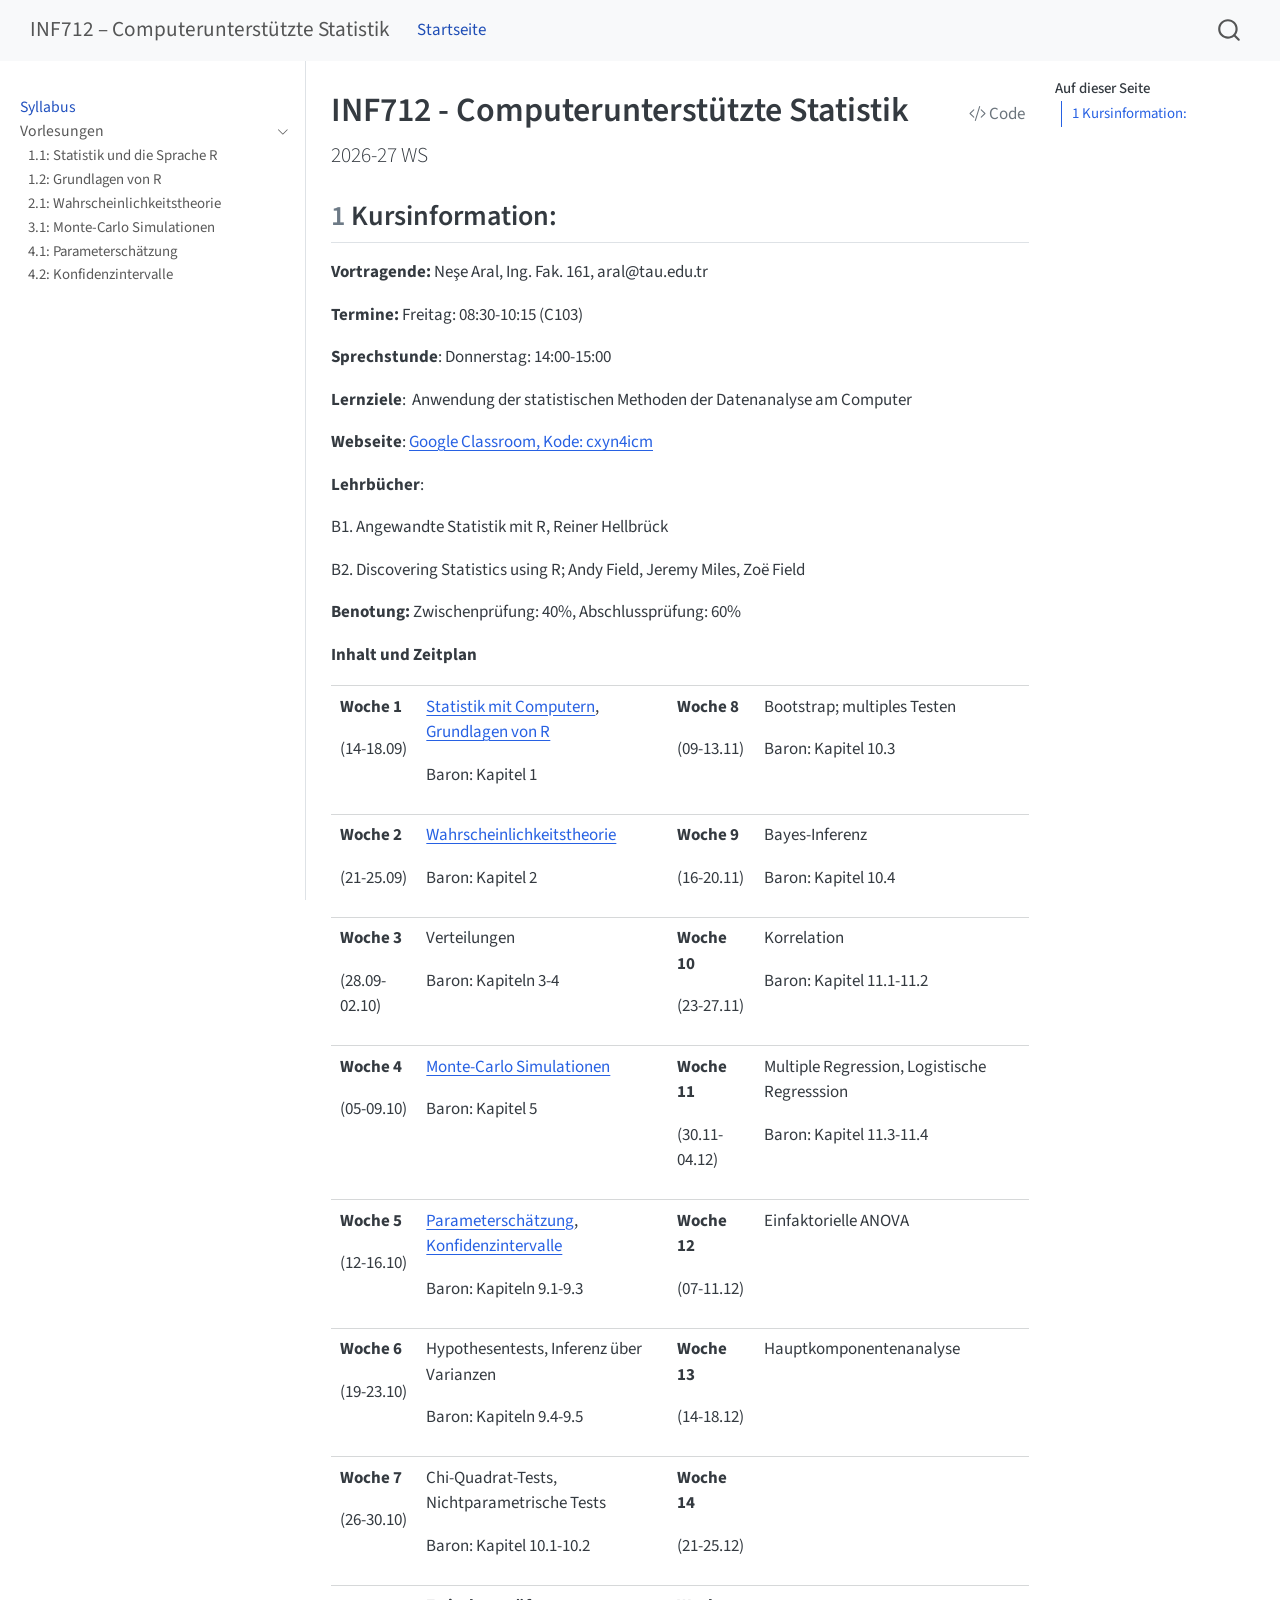
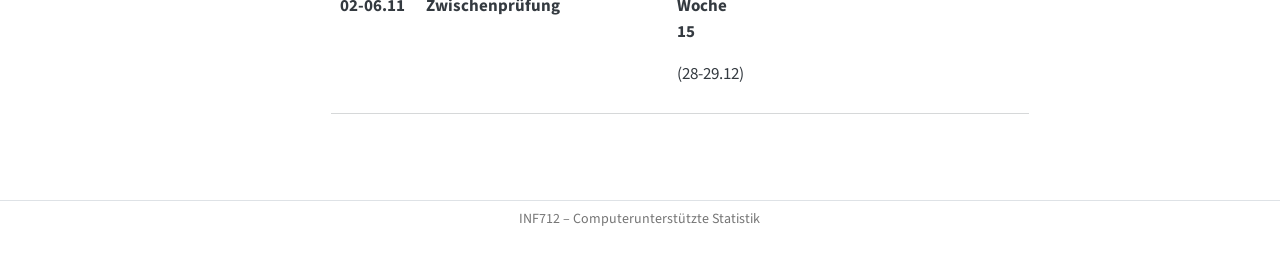
<file: docs/index.html>
<!DOCTYPE html>
<html xmlns="http://www.w3.org/1999/xhtml" lang="de" xml:lang="de"><head>

<meta charset="utf-8">
<meta name="generator" content="quarto-1.9.38">

<meta name="viewport" content="width=device-width, initial-scale=1.0, user-scalable=yes">


<title>INF712 - Computerunterstützte Statistik – INF712 – Computerunterstützte Statistik</title>
<style>
/* Default styles provided by pandoc.
** See https://pandoc.org/MANUAL.html#variables-for-html for config info.
*/
code{white-space: pre-wrap;}
span.smallcaps{font-variant: small-caps;}
div.columns{display: flex; gap: min(4vw, 1.5em);}
div.column{flex: auto; overflow-x: auto;}
div.hanging-indent{margin-left: 1.5em; text-indent: -1.5em;}
ul.task-list{list-style: none;}
ul.task-list li input[type="checkbox"] {
  width: 0.8em;
  margin: 0 0.8em 0.2em -1em; /* quarto-specific, see https://github.com/quarto-dev/quarto-cli/issues/4556 */ 
  vertical-align: middle;
}
/* CSS for syntax highlighting */
html { -webkit-text-size-adjust: 100%; }
pre > code.sourceCode { white-space: pre; position: relative; }
pre > code.sourceCode > span { display: inline-block; line-height: 1.25; }
pre > code.sourceCode > span:empty { height: 1.2em; }
.sourceCode { overflow: visible; }
code.sourceCode > span { color: inherit; text-decoration: inherit; }
div.sourceCode { margin: 1em 0; }
pre.sourceCode { margin: 0; }
@media screen {
div.sourceCode { overflow: auto; }
}
@media print {
pre > code.sourceCode { white-space: pre-wrap; }
pre > code.sourceCode > span { text-indent: -5em; padding-left: 5em; }
}
pre.numberSource code
  { counter-reset: source-line 0; }
pre.numberSource code > span
  { position: relative; left: -4em; counter-increment: source-line; }
pre.numberSource code > span > a:first-child::before
  { content: counter(source-line);
    position: relative; left: -1em; text-align: right; vertical-align: baseline;
    border: none; display: inline-block;
    -webkit-touch-callout: none; -webkit-user-select: none;
    -khtml-user-select: none; -moz-user-select: none;
    -ms-user-select: none; user-select: none;
    padding: 0 4px; width: 4em;
  }
pre.numberSource { margin-left: 3em;  padding-left: 4px; }
div.sourceCode
  {   }
@media screen {
pre > code.sourceCode > span > a:first-child::before { text-decoration: underline; }
}
</style>


<script src="site_libs/quarto-nav/quarto-nav.js"></script>
<script src="site_libs/quarto-nav/headroom.min.js"></script>
<script src="site_libs/clipboard/clipboard.min.js"></script>
<script src="site_libs/quarto-search/autocomplete.umd.js"></script>
<script src="site_libs/quarto-search/fuse.min.js"></script>
<script src="site_libs/quarto-search/quarto-search.js"></script>
<meta name="quarto:offset" content="./">
<script src="site_libs/quarto-html/quarto.js" type="module"></script>
<script src="site_libs/quarto-html/tabsets/tabsets.js" type="module"></script>
<script src="site_libs/quarto-html/popper.min.js"></script>
<script src="site_libs/quarto-html/tippy.umd.min.js"></script>
<script src="site_libs/quarto-html/anchor.min.js"></script>
<link href="site_libs/quarto-html/tippy.css" rel="stylesheet">
<link href="site_libs/quarto-html/quarto-syntax-highlighting-15634bcf2e68342d4ad2dfa704d543f6.css" rel="stylesheet" id="quarto-text-highlighting-styles">
<script src="site_libs/bootstrap/bootstrap.min.js"></script>
<link href="site_libs/bootstrap/bootstrap-icons.css" rel="stylesheet">
<link href="site_libs/bootstrap/bootstrap-f86d5369a5d4d2eeaed95396e4f2fcf8.min.css" rel="stylesheet" append-hash="true" id="quarto-bootstrap" data-mode="light">
<script id="quarto-search-options" type="application/json">{
  "location": "navbar",
  "copy-button": false,
  "collapse-after": 3,
  "panel-placement": "end",
  "type": "overlay",
  "limit": 50,
  "keyboard-shortcut": [
    "f",
    "/",
    "s"
  ],
  "show-item-context": false,
  "language": {
    "search-no-results-text": "Keine Treffer",
    "search-matching-documents-text": "Treffer",
    "search-copy-link-title": "Link in die Suche kopieren",
    "search-hide-matches-text": "Zusätzliche Treffer verbergen",
    "search-more-match-text": "weitere Treffer in diesem Dokument",
    "search-more-matches-text": "weitere Treffer in diesem Dokument",
    "search-clear-button-title": "Zurücksetzen",
    "search-text-placeholder": "",
    "search-detached-cancel-button-title": "Abbrechen",
    "search-submit-button-title": "Abschicken",
    "search-label": "Suchen"
  }
}</script>


<link rel="stylesheet" href="styles.css">
</head>

<body class="nav-sidebar docked nav-fixed quarto-light">

<div id="quarto-search-results"></div>
  <header id="quarto-header" class="headroom fixed-top">
    <nav class="navbar navbar-expand-lg " data-bs-theme="dark">
      <div class="navbar-container container-fluid">
      <div class="navbar-brand-container mx-auto">
    <a class="navbar-brand" href="./index.html">
    <span class="navbar-title">INF712 – Computerunterstützte Statistik</span>
    </a>
  </div>
            <div id="quarto-search" class="" title="Suchen"></div>
          <button class="navbar-toggler" type="button" data-bs-toggle="collapse" data-bs-target="#navbarCollapse" aria-controls="navbarCollapse" role="menu" aria-expanded="false" aria-label="Navigation umschalten" onclick="if (window.quartoToggleHeadroom) { window.quartoToggleHeadroom(); }">
  <span class="navbar-toggler-icon"></span>
</button>
          <div class="collapse navbar-collapse" id="navbarCollapse">
            <ul class="navbar-nav navbar-nav-scroll me-auto">
  <li class="nav-item">
    <a class="nav-link active" href="./index.html" aria-current="page"> 
<span class="menu-text">Startseite</span></a>
  </li>  
</ul>
          </div> <!-- /navcollapse -->
            <div class="quarto-navbar-tools">
</div>
      </div> <!-- /container-fluid -->
    </nav>
  <nav class="quarto-secondary-nav">
    <div class="container-fluid d-flex">
      <button type="button" class="quarto-btn-toggle btn" data-bs-toggle="collapse" role="button" data-bs-target=".quarto-sidebar-collapse-item" aria-controls="quarto-sidebar" aria-expanded="false" aria-label="Seitenleiste umschalten" onclick="if (window.quartoToggleHeadroom) { window.quartoToggleHeadroom(); }">
        <i class="bi bi-layout-text-sidebar-reverse"></i>
      </button>
        <nav class="quarto-page-breadcrumbs" aria-label="breadcrumb"><ol class="breadcrumb"><li class="breadcrumb-item"><a href="./index.html">Syllabus</a></li></ol></nav>
        <a class="flex-grow-1" role="navigation" data-bs-toggle="collapse" data-bs-target=".quarto-sidebar-collapse-item" aria-controls="quarto-sidebar" aria-expanded="false" aria-label="Seitenleiste umschalten" onclick="if (window.quartoToggleHeadroom) { window.quartoToggleHeadroom(); }">      
        </a>
    </div>
  </nav>
</header>
<!-- content -->
<div id="quarto-content" class="quarto-container page-columns page-rows-contents page-layout-article page-navbar">
<!-- sidebar -->
  <nav id="quarto-sidebar" class="sidebar collapse collapse-horizontal quarto-sidebar-collapse-item sidebar-navigation docked overflow-auto">
    <div class="sidebar-menu-container"> 
    <ul class="list-unstyled mt-1">
        <li class="sidebar-item">
  <div class="sidebar-item-container"> 
  <a href="./index.html" class="sidebar-item-text sidebar-link active">
 <span class="menu-text">Syllabus</span></a>
  </div>
</li>
        <li class="sidebar-item sidebar-item-section">
      <div class="sidebar-item-container"> 
            <a class="sidebar-item-text sidebar-link text-start" data-bs-toggle="collapse" data-bs-target="#quarto-sidebar-section-1" role="navigation" aria-expanded="true">
 <span class="menu-text">Vorlesungen</span></a>
          <a class="sidebar-item-toggle text-start" data-bs-toggle="collapse" data-bs-target="#quarto-sidebar-section-1" role="navigation" aria-expanded="true" aria-label="Abschnitt umschalten">
            <i class="bi bi-chevron-right ms-2"></i>
          </a> 
      </div>
      <ul id="quarto-sidebar-section-1" class="collapse list-unstyled sidebar-section depth1 show">  
          <li class="sidebar-item">
  <div class="sidebar-item-container"> 
  <a href="./INF712_VL_01_01_Die_Programmierungssprache_R.html" class="sidebar-item-text sidebar-link">
 <span class="menu-text">1.1: Statistik und die Sprache R</span></a>
  </div>
</li>
          <li class="sidebar-item">
  <div class="sidebar-item-container"> 
  <a href="./INF712_VL_01_02_Grundlagen_von_R.html" class="sidebar-item-text sidebar-link">
 <span class="menu-text">1.2: Grundlagen von R</span></a>
  </div>
</li>
          <li class="sidebar-item">
  <div class="sidebar-item-container"> 
  <a href="./INF712_VL_02_01_Wahrscheinlichkeitstheorie.html" class="sidebar-item-text sidebar-link">
 <span class="menu-text">2.1: Wahrscheinlichkeitstheorie</span></a>
  </div>
</li>
          <li class="sidebar-item">
  <div class="sidebar-item-container"> 
  <a href="./INF712_VL_03_01_Monte_Carlo_Simulationen.html" class="sidebar-item-text sidebar-link">
 <span class="menu-text">3.1: Monte-Carlo Simulationen</span></a>
  </div>
</li>
          <li class="sidebar-item">
  <div class="sidebar-item-container"> 
  <a href="./INF712_VL_04_01_Parameterschaetzung.html" class="sidebar-item-text sidebar-link">
 <span class="menu-text">4.1: Parameterschätzung</span></a>
  </div>
</li>
          <li class="sidebar-item">
  <div class="sidebar-item-container"> 
  <a href="./INF712_VL_04_02_Konfidenzintervalle.html" class="sidebar-item-text sidebar-link">
 <span class="menu-text">4.2: Konfidenzintervalle</span></a>
  </div>
</li>
      </ul>
  </li>
    </ul>
    </div>
</nav>
<div id="quarto-sidebar-glass" class="quarto-sidebar-collapse-item" data-bs-toggle="collapse" data-bs-target=".quarto-sidebar-collapse-item"></div>
<!-- margin-sidebar -->
    <div id="quarto-margin-sidebar" class="sidebar margin-sidebar">
        <nav id="TOC" role="doc-toc" class="toc-active">
    <h2 id="toc-title">Auf dieser Seite</h2>
   
  <ul>
  <li><a href="#kursinformation" id="toc-kursinformation" class="nav-link active" data-scroll-target="#kursinformation"><span class="header-section-number">1</span> Kursinformation:</a></li>
  </ul>
</nav>
    </div>
<!-- main -->
<main class="content" id="quarto-document-content">

<header id="title-block-header" class="quarto-title-block default">
<div class="quarto-title">
<div class="quarto-title-block"><div><h1 class="title">INF712 - Computerunterstützte Statistik</h1><button type="button" class="btn code-tools-button" id="quarto-code-tools-source"><i class="bi"></i> Code</button></div></div>
<p class="subtitle lead">2026-27 WS</p>
</div>



<div class="quarto-title-meta">

    
  
    
  </div>
  


</header>


<section id="kursinformation" class="level2" data-number="1">
<h2 data-number="1" class="anchored" data-anchor-id="kursinformation"><span class="header-section-number">1</span> Kursinformation:</h2>
<p><strong>Vortragende:</strong> Neşe Aral, Ing. Fak. 161, aral@tau.edu.tr</p>
<p><strong>Termine:</strong> Freitag: 08:30-10:15 (C103)</p>
<p><strong>Sprechstunde</strong>: Donnerstag: 14:00-15:00</p>
<p><strong>Lernziele</strong>: &nbsp;Anwendung der statistischen Methoden der Datenanalyse am Computer</p>
<p><strong>Webseite</strong>: <a href="https://classroom.google.com/c/ODcxNDA5NDU3MzA3?cjc=cxyn4icm" target="blank">Google Classroom, Kode: cxyn4icm</a></p>
<p><strong>Lehrbücher</strong>:</p>
<p>B1. Angewandte Statistik mit R, Reiner Hellbrück</p>
<p>B2. Discovering Statistics using R; Andy Field, Jeremy Miles, Zoë Field</p>
<p><strong>Benotung:</strong> Zwischenprüfung: 40%, Abschlussprüfung: 60%</p>
<p><strong>Inhalt und Zeitplan</strong></p>
<table class="caption-top table">
<tbody>
<tr class="odd">
<td><p><strong>Woche 1</strong></p>
<p>(14-18.09)</p></td>
<td><p><a href="INF712_VL_01_01_Die_Programmierungssprache_R.html" target="_blank">Statistik mit Computern</a>, <a href="INF712_VL_01_02_Grundlagen_von_R.html" target="_blank">Grundlagen von R</a></p>
<p>Baron: Kapitel 1</p></td>
<td><p><strong>Woche 8</strong></p>
<p>(09-13.11)</p></td>
<td><p>Bootstrap; multiples Testen</p>
<p>Baron: Kapitel 10.3</p></td>
</tr>
<tr class="even">
<td><p><strong>Woche 2</strong></p>
<p>(21-25.09)</p></td>
<td><p><a href="INF712_VL_02_01_Wahrscheinlichkeitstheorie.html" target="_blank">Wahrscheinlichkeitstheorie</a></p>
<p>Baron: Kapitel 2</p></td>
<td><p><strong>Woche 9</strong></p>
<p>(16-20.11)</p></td>
<td><p>Bayes-Inferenz</p>
<p>Baron: Kapitel 10.4</p></td>
</tr>
<tr class="odd">
<td><p><strong>Woche 3</strong></p>
<p>(28.09-02.10)</p></td>
<td><p>Verteilungen</p>
<p>Baron: Kapiteln 3-4</p></td>
<td><p><strong>Woche 10</strong></p>
<p>(23-27.11)</p></td>
<td><p>Korrelation</p>
<p>Baron: Kapitel 11.1-11.2</p></td>
</tr>
<tr class="even">
<td><p><strong>Woche 4</strong></p>
<p>(05-09.10)</p></td>
<td><p><a href="INF712_VL_03_01_Monte_Carlo_Simulationen.html" target="_blank">Monte-Carlo Simulationen</a></p>
<p>Baron: Kapitel 5</p></td>
<td><p><strong>Woche 11</strong></p>
<p>(30.11-04.12)</p></td>
<td><p>Multiple Regression, Logistische Regresssion</p>
<p>Baron: Kapitel 11.3-11.4</p></td>
</tr>
<tr class="odd">
<td><p><strong>Woche 5</strong></p>
<p>(12-16.10)</p></td>
<td><p><a href="INF712_VL_04_01_Parameterschaetzung.html" target="_blank">Parameterschätzung</a>, <a href="INF712_VL_04_02_Konfidenzintervalle.html" target="_blank">Konfidenzintervalle</a></p>
<p>Baron: Kapiteln 9.1-9.3</p></td>
<td><p><strong>Woche 12</strong></p>
<p>(07-11.12)</p></td>
<td>Einfaktorielle ANOVA</td>
</tr>
<tr class="even">
<td><p><strong>Woche 6</strong></p>
<p>(19-23.10)</p></td>
<td><p>Hypothesentests, Inferenz über Varianzen</p>
<p>Baron: Kapiteln 9.4-9.5</p></td>
<td><p><strong>Woche 13</strong></p>
<p>(14-18.12)</p></td>
<td>Hauptkomponentenanalyse</td>
</tr>
<tr class="odd">
<td><p><strong>Woche 7</strong></p>
<p>(26-30.10)</p></td>
<td><p>Chi-Quadrat-Tests, Nichtparametrische Tests</p>
<p>Baron: Kapitel 10.1-10.2</p></td>
<td><p><strong>Woche 14</strong></p>
<p>(21-25.12)</p></td>
<td></td>
</tr>
<tr class="even">
<td><strong>02-06.11</strong></td>
<td><strong>Zwischenprüfung</strong></td>
<td><p><strong>Woche 15</strong></p>
<p>(28-29.12)</p></td>
<td></td>
</tr>
</tbody>
</table>


<!-- -->

</section>

<a onclick="window.scrollTo(0, 0); return false;" role="button" id="quarto-back-to-top"><i class="bi bi-arrow-up"></i> Zurück nach oben</a></main> <!-- /main -->
<script id="quarto-html-after-body" type="application/javascript">
  window.document.addEventListener("DOMContentLoaded", function (event) {
    const icon = "";
    const anchorJS = new window.AnchorJS();
    anchorJS.options = {
      placement: 'right',
      icon: icon
    };
    anchorJS.add('.anchored');
    const isCodeAnnotation = (el) => {
      for (const clz of el.classList) {
        if (clz.startsWith('code-annotation-')) {                     
          return true;
        }
      }
      return false;
    }
    const onCopySuccess = function(e) {
      // button target
      const button = e.trigger;
      // don't keep focus
      button.blur();
      // flash "checked"
      button.classList.add('code-copy-button-checked');
      var currentTitle = button.getAttribute("title");
      button.setAttribute("title", "Kopiert");
      let tooltip;
      if (window.bootstrap) {
        button.setAttribute("data-bs-toggle", "tooltip");
        button.setAttribute("data-bs-placement", "left");
        button.setAttribute("data-bs-title", "Kopiert");
        tooltip = new bootstrap.Tooltip(button, 
          { trigger: "manual", 
            customClass: "code-copy-button-tooltip",
            offset: [0, -8]});
        tooltip.show();    
      }
      setTimeout(function() {
        if (tooltip) {
          tooltip.hide();
          button.removeAttribute("data-bs-title");
          button.removeAttribute("data-bs-toggle");
          button.removeAttribute("data-bs-placement");
        }
        button.setAttribute("title", currentTitle);
        button.classList.remove('code-copy-button-checked');
      }, 1000);
      // clear code selection
      e.clearSelection();
    }
    const getTextToCopy = function(trigger) {
      const outerScaffold = trigger.parentElement.cloneNode(true);
      const codeEl = outerScaffold.querySelector('code');
      for (const childEl of codeEl.children) {
        if (isCodeAnnotation(childEl)) {
          childEl.remove();
        }
      }
      return codeEl.innerText;
    }
    const clipboard = new window.ClipboardJS('.code-copy-button:not([data-in-quarto-modal])', {
      text: getTextToCopy
    });
    clipboard.on('success', onCopySuccess);
    if (window.document.getElementById('quarto-embedded-source-code-modal')) {
      const clipboardModal = new window.ClipboardJS('.code-copy-button[data-in-quarto-modal]', {
        text: getTextToCopy,
        container: window.document.getElementById('quarto-embedded-source-code-modal')
      });
      clipboardModal.on('success', onCopySuccess);
    }
    const viewSource = window.document.getElementById('quarto-view-source') ||
                       window.document.getElementById('quarto-code-tools-source');
    if (viewSource) {
      const sourceUrl = viewSource.getAttribute("data-quarto-source-url");
      viewSource.addEventListener("click", function(e) {
        if (sourceUrl) {
          // rstudio viewer pane
          if (/\bcapabilities=\b/.test(window.location)) {
            window.open(sourceUrl);
          } else {
            window.location.href = sourceUrl;
          }
        } else {
          const modal = new bootstrap.Modal(document.getElementById('quarto-embedded-source-code-modal'));
          modal.show();
        }
        return false;
      });
    }
    function toggleCodeHandler(show) {
      return function(e) {
        const detailsSrc = window.document.querySelectorAll(".cell > details > .sourceCode");
        for (let i=0; i<detailsSrc.length; i++) {
          const details = detailsSrc[i].parentElement;
          if (show) {
            details.open = true;
          } else {
            details.removeAttribute("open");
          }
        }
        const cellCodeDivs = window.document.querySelectorAll(".cell > .sourceCode");
        const fromCls = show ? "hidden" : "unhidden";
        const toCls = show ? "unhidden" : "hidden";
        for (let i=0; i<cellCodeDivs.length; i++) {
          const codeDiv = cellCodeDivs[i];
          if (codeDiv.classList.contains(fromCls)) {
            codeDiv.classList.remove(fromCls);
            codeDiv.classList.add(toCls);
          } 
        }
        return false;
      }
    }
    const hideAllCode = window.document.getElementById("quarto-hide-all-code");
    if (hideAllCode) {
      hideAllCode.addEventListener("click", toggleCodeHandler(false));
    }
    const showAllCode = window.document.getElementById("quarto-show-all-code");
    if (showAllCode) {
      showAllCode.addEventListener("click", toggleCodeHandler(true));
    }
      var localhostRegex = new RegExp(/^(?:http|https):\/\/localhost\:?[0-9]*\//);
      var mailtoRegex = new RegExp(/^mailto:/);
        var filterRegex = new RegExp('/' + window.location.host + '/');
      var isInternal = (href) => {
          return filterRegex.test(href) || localhostRegex.test(href) || mailtoRegex.test(href);
      }
      // Inspect non-navigation links and adorn them if external
     var links = window.document.querySelectorAll('a[href]:not(.nav-link):not(.navbar-brand):not(.toc-action):not(.sidebar-link):not(.sidebar-item-toggle):not(.pagination-link):not(.no-external):not([aria-hidden]):not(.dropdown-item):not(.quarto-navigation-tool):not(.about-link)');
      for (var i=0; i<links.length; i++) {
        const link = links[i];
        if (!isInternal(link.href)) {
          // undo the damage that might have been done by quarto-nav.js in the case of
          // links that we want to consider external
          if (link.dataset.originalHref !== undefined) {
            link.href = link.dataset.originalHref;
          }
        }
      }
    function tippyHover(el, contentFn, onTriggerFn, onUntriggerFn) {
      const config = {
        allowHTML: true,
        maxWidth: 500,
        delay: 100,
        arrow: false,
        appendTo: function(el) {
            return el.parentElement;
        },
        interactive: true,
        interactiveBorder: 10,
        theme: 'quarto',
        placement: 'bottom-start',
      };
      if (contentFn) {
        config.content = contentFn;
      }
      if (onTriggerFn) {
        config.onTrigger = onTriggerFn;
      }
      if (onUntriggerFn) {
        config.onUntrigger = onUntriggerFn;
      }
      window.tippy(el, config); 
    }
    const noterefs = window.document.querySelectorAll('a[role="doc-noteref"]');
    for (var i=0; i<noterefs.length; i++) {
      const ref = noterefs[i];
      tippyHover(ref, function() {
        // use id or data attribute instead here
        let href = ref.getAttribute('data-footnote-href') || ref.getAttribute('href');
        try { href = new URL(href).hash; } catch {}
        const id = href.replace(/^#\/?/, "");
        const note = window.document.getElementById(id);
        if (note) {
          return note.innerHTML;
        } else {
          return "";
        }
      });
    }
    const xrefs = window.document.querySelectorAll('a.quarto-xref');
    const processXRef = (id, note) => {
      // Strip column container classes
      const stripColumnClz = (el) => {
        el.classList.remove("page-full", "page-columns");
        if (el.children) {
          for (const child of el.children) {
            stripColumnClz(child);
          }
        }
      }
      stripColumnClz(note)
      if (id === null || id.startsWith('sec-')) {
        // Special case sections, only their first couple elements
        const container = document.createElement("div");
        if (note.children && note.children.length > 2) {
          container.appendChild(note.children[0].cloneNode(true));
          for (let i = 1; i < note.children.length; i++) {
            const child = note.children[i];
            if (child.tagName === "P" && child.innerText === "") {
              continue;
            } else {
              container.appendChild(child.cloneNode(true));
              break;
            }
          }
          if (window.Quarto?.typesetMath) {
            window.Quarto.typesetMath(container);
          }
          return container.innerHTML
        } else {
          if (window.Quarto?.typesetMath) {
            window.Quarto.typesetMath(note);
          }
          return note.innerHTML;
        }
      } else {
        // Remove any anchor links if they are present
        const anchorLink = note.querySelector('a.anchorjs-link');
        if (anchorLink) {
          anchorLink.remove();
        }
        if (window.Quarto?.typesetMath) {
          window.Quarto.typesetMath(note);
        }
        if (note.classList.contains("callout")) {
          return note.outerHTML;
        } else {
          return note.innerHTML;
        }
      }
    }
    for (var i=0; i<xrefs.length; i++) {
      const xref = xrefs[i];
      tippyHover(xref, undefined, function(instance) {
        instance.disable();
        let url = xref.getAttribute('href');
        let hash = undefined; 
        if (url.startsWith('#')) {
          hash = url;
        } else {
          try { hash = new URL(url).hash; } catch {}
        }
        if (hash) {
          const id = hash.replace(/^#\/?/, "");
          const note = window.document.getElementById(id);
          if (note !== null) {
            try {
              const html = processXRef(id, note.cloneNode(true));
              instance.setContent(html);
            } finally {
              instance.enable();
              instance.show();
            }
          } else {
            // See if we can fetch this
            fetch(url.split('#')[0])
            .then(res => res.text())
            .then(html => {
              const parser = new DOMParser();
              const htmlDoc = parser.parseFromString(html, "text/html");
              const note = htmlDoc.getElementById(id);
              if (note !== null) {
                const html = processXRef(id, note);
                instance.setContent(html);
              } 
            }).finally(() => {
              instance.enable();
              instance.show();
            });
          }
        } else {
          // See if we can fetch a full url (with no hash to target)
          // This is a special case and we should probably do some content thinning / targeting
          fetch(url)
          .then(res => res.text())
          .then(html => {
            const parser = new DOMParser();
            const htmlDoc = parser.parseFromString(html, "text/html");
            const note = htmlDoc.querySelector('main.content');
            if (note !== null) {
              // This should only happen for chapter cross references
              // (since there is no id in the URL)
              // remove the first header
              if (note.children.length > 0 && note.children[0].tagName === "HEADER") {
                note.children[0].remove();
              }
              const html = processXRef(null, note);
              instance.setContent(html);
            } 
          }).finally(() => {
            instance.enable();
            instance.show();
          });
        }
      }, function(instance) {
      });
    }
        let selectedAnnoteEl;
        const selectorForAnnotation = ( cell, annotation) => {
          let cellAttr = 'data-code-cell="' + cell + '"';
          let lineAttr = 'data-code-annotation="' +  annotation + '"';
          const selector = 'span[' + cellAttr + '][' + lineAttr + ']';
          return selector;
        }
        const selectCodeLines = (annoteEl) => {
          const doc = window.document;
          const targetCell = annoteEl.getAttribute("data-target-cell");
          const targetAnnotation = annoteEl.getAttribute("data-target-annotation");
          const annoteSpan = window.document.querySelector(selectorForAnnotation(targetCell, targetAnnotation));
          const lines = annoteSpan.getAttribute("data-code-lines").split(",");
          const lineIds = lines.map((line) => {
            return targetCell + "-" + line;
          })
          let top = null;
          let height = null;
          let parent = null;
          if (lineIds.length > 0) {
              //compute the position of the single el (top and bottom and make a div)
              const el = window.document.getElementById(lineIds[0]);
              top = el.offsetTop;
              height = el.offsetHeight;
              parent = el.parentElement.parentElement;
            if (lineIds.length > 1) {
              const lastEl = window.document.getElementById(lineIds[lineIds.length - 1]);
              const bottom = lastEl.offsetTop + lastEl.offsetHeight;
              height = bottom - top;
            }
            if (top !== null && height !== null && parent !== null) {
              // cook up a div (if necessary) and position it 
              let div = window.document.getElementById("code-annotation-line-highlight");
              if (div === null) {
                div = window.document.createElement("div");
                div.setAttribute("id", "code-annotation-line-highlight");
                div.style.position = 'absolute';
                parent.appendChild(div);
              }
              div.style.top = top - 2 + "px";
              div.style.height = height + 4 + "px";
              div.style.left = 0;
              let gutterDiv = window.document.getElementById("code-annotation-line-highlight-gutter");
              if (gutterDiv === null) {
                gutterDiv = window.document.createElement("div");
                gutterDiv.setAttribute("id", "code-annotation-line-highlight-gutter");
                gutterDiv.style.position = 'absolute';
                const codeCell = window.document.getElementById(targetCell);
                const gutter = codeCell.querySelector('.code-annotation-gutter');
                gutter.appendChild(gutterDiv);
              }
              gutterDiv.style.top = top - 2 + "px";
              gutterDiv.style.height = height + 4 + "px";
            }
            selectedAnnoteEl = annoteEl;
          }
        };
        const unselectCodeLines = () => {
          const elementsIds = ["code-annotation-line-highlight", "code-annotation-line-highlight-gutter"];
          elementsIds.forEach((elId) => {
            const div = window.document.getElementById(elId);
            if (div) {
              div.remove();
            }
          });
          selectedAnnoteEl = undefined;
        };
          // Handle positioning of the toggle
      window.addEventListener(
        "resize",
        throttle(() => {
          elRect = undefined;
          if (selectedAnnoteEl) {
            selectCodeLines(selectedAnnoteEl);
          }
        }, 10)
      );
      function throttle(fn, ms) {
      let throttle = false;
      let timer;
        return (...args) => {
          if(!throttle) { // first call gets through
              fn.apply(this, args);
              throttle = true;
          } else { // all the others get throttled
              if(timer) clearTimeout(timer); // cancel #2
              timer = setTimeout(() => {
                fn.apply(this, args);
                timer = throttle = false;
              }, ms);
          }
        };
      }
        // Attach click handler to the DT
        const annoteDls = window.document.querySelectorAll('dt[data-target-cell]');
        for (const annoteDlNode of annoteDls) {
          annoteDlNode.addEventListener('click', (event) => {
            const clickedEl = event.target;
            if (clickedEl !== selectedAnnoteEl) {
              unselectCodeLines();
              const activeEl = window.document.querySelector('dt[data-target-cell].code-annotation-active');
              if (activeEl) {
                activeEl.classList.remove('code-annotation-active');
              }
              selectCodeLines(clickedEl);
              clickedEl.classList.add('code-annotation-active');
            } else {
              // Unselect the line
              unselectCodeLines();
              clickedEl.classList.remove('code-annotation-active');
            }
          });
        }
    const findCites = (el) => {
      const parentEl = el.parentElement;
      if (parentEl) {
        const cites = parentEl.dataset.cites;
        if (cites) {
          return {
            el,
            cites: cites.split(' ')
          };
        } else {
          return findCites(el.parentElement)
        }
      } else {
        return undefined;
      }
    };
    var bibliorefs = window.document.querySelectorAll('a[role="doc-biblioref"]');
    for (var i=0; i<bibliorefs.length; i++) {
      const ref = bibliorefs[i];
      const citeInfo = findCites(ref);
      if (citeInfo) {
        tippyHover(citeInfo.el, function() {
          var popup = window.document.createElement('div');
          citeInfo.cites.forEach(function(cite) {
            var citeDiv = window.document.createElement('div');
            citeDiv.classList.add('hanging-indent');
            citeDiv.classList.add('csl-entry');
            var biblioDiv = window.document.getElementById('ref-' + cite);
            if (biblioDiv) {
              citeDiv.innerHTML = biblioDiv.innerHTML;
            }
            popup.appendChild(citeDiv);
          });
          return popup.innerHTML;
        });
      }
    }
  });
  </script><div class="modal fade" id="quarto-embedded-source-code-modal" tabindex="-1" aria-labelledby="quarto-embedded-source-code-modal-label" aria-hidden="true"><div class="modal-dialog modal-dialog-scrollable"><div class="modal-content"><div class="modal-header"><h5 class="modal-title" id="quarto-embedded-source-code-modal-label">Quellcode</h5><button class="btn-close" data-bs-dismiss="modal"></button></div><div class="modal-body"><div class="">
<div class="code-copy-outer-scaffold"><div class="sourceCode" id="cb1" data-shortcodes="false"><pre class="sourceCode markdown code-with-copy"><code class="sourceCode markdown"><span id="cb1-1"><a href="#cb1-1" aria-hidden="true" tabindex="-1"></a><span class="co">---</span></span>
<span id="cb1-2"><a href="#cb1-2" aria-hidden="true" tabindex="-1"></a><span class="an">title:</span><span class="co"> "INF712 - Computerunterstützte Statistik"</span></span>
<span id="cb1-3"><a href="#cb1-3" aria-hidden="true" tabindex="-1"></a><span class="an">subtitle:</span><span class="co"> "2026-27 WS"</span></span>
<span id="cb1-4"><a href="#cb1-4" aria-hidden="true" tabindex="-1"></a><span class="an">lang:</span><span class="co"> de</span></span>
<span id="cb1-5"><a href="#cb1-5" aria-hidden="true" tabindex="-1"></a><span class="an">date-format:</span><span class="co"> "DD/MM/YYYY"</span></span>
<span id="cb1-6"><a href="#cb1-6" aria-hidden="true" tabindex="-1"></a><span class="co">---</span></span>
<span id="cb1-7"><a href="#cb1-7" aria-hidden="true" tabindex="-1"></a></span>
<span id="cb1-8"><a href="#cb1-8" aria-hidden="true" tabindex="-1"></a><span class="fu">## Kursinformation:</span></span>
<span id="cb1-9"><a href="#cb1-9" aria-hidden="true" tabindex="-1"></a></span>
<span id="cb1-10"><a href="#cb1-10" aria-hidden="true" tabindex="-1"></a>**Vortragende:** Neşe Aral, Ing. Fak. 161, aral\@tau.edu.tr</span>
<span id="cb1-11"><a href="#cb1-11" aria-hidden="true" tabindex="-1"></a></span>
<span id="cb1-12"><a href="#cb1-12" aria-hidden="true" tabindex="-1"></a>**Termine:** Freitag: 08:30-10:15 (C103)</span>
<span id="cb1-13"><a href="#cb1-13" aria-hidden="true" tabindex="-1"></a></span>
<span id="cb1-14"><a href="#cb1-14" aria-hidden="true" tabindex="-1"></a>**Sprechstunde**: Donnerstag: 14:00-15:00</span>
<span id="cb1-15"><a href="#cb1-15" aria-hidden="true" tabindex="-1"></a></span>
<span id="cb1-16"><a href="#cb1-16" aria-hidden="true" tabindex="-1"></a>**Lernziele**: &nbsp;Anwendung der statistischen Methoden der Datenanalyse am Computer</span>
<span id="cb1-17"><a href="#cb1-17" aria-hidden="true" tabindex="-1"></a></span>
<span id="cb1-18"><a href="#cb1-18" aria-hidden="true" tabindex="-1"></a>**Webseite**: <span class="co">[</span><span class="ot">Google Classroom, Kode: cxyn4icm</span><span class="co">](https://classroom.google.com/c/ODcxNDA5NDU3MzA3?cjc=cxyn4icm)</span>{target="blank"}</span>
<span id="cb1-19"><a href="#cb1-19" aria-hidden="true" tabindex="-1"></a></span>
<span id="cb1-20"><a href="#cb1-20" aria-hidden="true" tabindex="-1"></a>**Lehrbücher**:</span>
<span id="cb1-21"><a href="#cb1-21" aria-hidden="true" tabindex="-1"></a></span>
<span id="cb1-22"><a href="#cb1-22" aria-hidden="true" tabindex="-1"></a>B1. Angewandte Statistik mit R, Reiner Hellbrück</span>
<span id="cb1-23"><a href="#cb1-23" aria-hidden="true" tabindex="-1"></a></span>
<span id="cb1-24"><a href="#cb1-24" aria-hidden="true" tabindex="-1"></a>B2. Discovering Statistics using R; Andy Field, Jeremy Miles, Zoë Field</span>
<span id="cb1-25"><a href="#cb1-25" aria-hidden="true" tabindex="-1"></a></span>
<span id="cb1-26"><a href="#cb1-26" aria-hidden="true" tabindex="-1"></a>**Benotung:** Zwischenprüfung: 40%, Abschlussprüfung: 60%</span>
<span id="cb1-27"><a href="#cb1-27" aria-hidden="true" tabindex="-1"></a></span>
<span id="cb1-28"><a href="#cb1-28" aria-hidden="true" tabindex="-1"></a>**Inhalt und Zeitplan**</span>
<span id="cb1-29"><a href="#cb1-29" aria-hidden="true" tabindex="-1"></a></span>
<span id="cb1-30"><a href="#cb1-30" aria-hidden="true" tabindex="-1"></a>[base64]</span>
<span id="cb1-31"><a href="#cb1-31" aria-hidden="true" tabindex="-1"></a><span class="pp">|</span>               <span class="pp">|</span>                                                                                                                                                                           <span class="pp">|</span>               <span class="pp">|</span>                                              <span class="pp">|</span></span>
<span id="cb1-32"><a href="#cb1-32" aria-hidden="true" tabindex="-1"></a>+=============<span class="al">==+===========================================================================================================================================================================+===============+==</span>============================================+</span>
<span id="cb1-33"><a href="#cb1-33" aria-hidden="true" tabindex="-1"></a><span class="pp">|</span> **Woche 1**   | [Statistik mit Computern](INF712_VL_01_01_Die_Programmierungssprache_R.html){target="_blank"}, [Grundlagen von R](INF712_VL_01_02_Grundlagen_von_R.html){target="_blank"} | **Woche 8**   <span class="pp">|</span> Bootstrap; multiples Testen                  <span class="pp">|</span></span>
<span id="cb1-34"><a href="#cb1-34" aria-hidden="true" tabindex="-1"></a><span class="pp">|</span>               <span class="pp">|</span>                                                                                                                                                                           <span class="pp">|</span>               <span class="pp">|</span>                                              <span class="pp">|</span></span>
<span id="cb1-35"><a href="#cb1-35" aria-hidden="true" tabindex="-1"></a><span class="pp">|</span> (14-18.09)    <span class="pp">|</span> Baron: Kapitel 1                                                                                                                                                          <span class="pp">|</span> (09-13.11)    <span class="pp">|</span> Baron: Kapitel 10.3                          <span class="pp">|</span></span>
<span id="cb1-36"><a href="#cb1-36" aria-hidden="true" tabindex="-1"></a>[base64]</span>
<span id="cb1-37"><a href="#cb1-37" aria-hidden="true" tabindex="-1"></a><span class="pp">|</span> **Woche 2**   | [Wahrscheinlichkeitstheorie](INF712_VL_02_01_Wahrscheinlichkeitstheorie.html){target="_blank"}                                                                            | **Woche 9**   <span class="pp">|</span> Bayes-Inferenz                               <span class="pp">|</span></span>
<span id="cb1-38"><a href="#cb1-38" aria-hidden="true" tabindex="-1"></a><span class="pp">|</span>               <span class="pp">|</span>                                                                                                                                                                           <span class="pp">|</span>               <span class="pp">|</span>                                              <span class="pp">|</span></span>
<span id="cb1-39"><a href="#cb1-39" aria-hidden="true" tabindex="-1"></a><span class="pp">|</span> (21-25.09)    <span class="pp">|</span> Baron: Kapitel 2                                                                                                                                                          <span class="pp">|</span> (16-20.11)    <span class="pp">|</span> Baron: Kapitel 10.4                          <span class="pp">|</span></span>
<span id="cb1-40"><a href="#cb1-40" aria-hidden="true" tabindex="-1"></a>[base64]</span>
<span id="cb1-41"><a href="#cb1-41" aria-hidden="true" tabindex="-1"></a><span class="pp">|</span> **Woche 3**   | Verteilungen                                                                                                                                                              | **Woche 10**  <span class="pp">|</span> Korrelation                                  <span class="pp">|</span></span>
<span id="cb1-42"><a href="#cb1-42" aria-hidden="true" tabindex="-1"></a><span class="pp">|</span>               <span class="pp">|</span>                                                                                                                                                                           <span class="pp">|</span>               <span class="pp">|</span>                                              <span class="pp">|</span></span>
<span id="cb1-43"><a href="#cb1-43" aria-hidden="true" tabindex="-1"></a><span class="pp">|</span> (28.09-02.10) <span class="pp">|</span> Baron: Kapiteln 3-4                                                                                                                                                       <span class="pp">|</span> (23-27.11)    <span class="pp">|</span> Baron: Kapitel 11.1-11.2                     <span class="pp">|</span></span>
<span id="cb1-44"><a href="#cb1-44" aria-hidden="true" tabindex="-1"></a>[base64]</span>
<span id="cb1-45"><a href="#cb1-45" aria-hidden="true" tabindex="-1"></a><span class="pp">|</span> **Woche 4**   | [Monte-Carlo Simulationen](INF712_VL_03_01_Monte_Carlo_Simulationen.html){target="_blank"}                                                                                | **Woche 11**  <span class="pp">|</span> Multiple Regression, Logistische Regresssion <span class="pp">|</span></span>
<span id="cb1-46"><a href="#cb1-46" aria-hidden="true" tabindex="-1"></a><span class="pp">|</span>               <span class="pp">|</span>                                                                                                                                                                           <span class="pp">|</span>               <span class="pp">|</span>                                              <span class="pp">|</span></span>
<span id="cb1-47"><a href="#cb1-47" aria-hidden="true" tabindex="-1"></a><span class="pp">|</span> (05-09.10)    <span class="pp">|</span> Baron: Kapitel 5                                                                                                                                                          <span class="pp">|</span> (30.11-04.12) <span class="pp">|</span> Baron: Kapitel 11.3-11.4                     <span class="pp">|</span></span>
<span id="cb1-48"><a href="#cb1-48" aria-hidden="true" tabindex="-1"></a>[base64]</span>
<span id="cb1-49"><a href="#cb1-49" aria-hidden="true" tabindex="-1"></a><span class="pp">|</span> **Woche 5**   | [Parameterschätzung](INF712_VL_04_01_Parameterschaetzung.html){target="_blank"}, [Konfidenzintervalle](INF712_VL_04_02_Konfidenzintervalle.html){target="_blank"}         | **Woche 12**  <span class="pp">|</span> Einfaktorielle ANOVA                         <span class="pp">|</span></span>
<span id="cb1-50"><a href="#cb1-50" aria-hidden="true" tabindex="-1"></a><span class="pp">|</span>               <span class="pp">|</span>                                                                                                                                                                           <span class="pp">|</span>               <span class="pp">|</span>                                              <span class="pp">|</span></span>
<span id="cb1-51"><a href="#cb1-51" aria-hidden="true" tabindex="-1"></a><span class="pp">|</span> (12-16.10)    <span class="pp">|</span> Baron: Kapiteln 9.1-9.3                                                                                                                                                   <span class="pp">|</span> (07-11.12)    <span class="pp">|</span>                                              <span class="pp">|</span></span>
<span id="cb1-52"><a href="#cb1-52" aria-hidden="true" tabindex="-1"></a>[base64]</span>
<span id="cb1-53"><a href="#cb1-53" aria-hidden="true" tabindex="-1"></a><span class="pp">|</span> **Woche 6**   | Hypothesentests, Inferenz über Varianzen                                                                                                                                  | **Woche 13**  <span class="pp">|</span> Hauptkomponentenanalyse                      <span class="pp">|</span></span>
<span id="cb1-54"><a href="#cb1-54" aria-hidden="true" tabindex="-1"></a><span class="pp">|</span>               <span class="pp">|</span>                                                                                                                                                                           <span class="pp">|</span>               <span class="pp">|</span>                                              <span class="pp">|</span></span>
<span id="cb1-55"><a href="#cb1-55" aria-hidden="true" tabindex="-1"></a><span class="pp">|</span> (19-23.10)    <span class="pp">|</span> Baron: Kapiteln 9.4-9.5                                                                                                                                                   <span class="pp">|</span> (14-18.12)    <span class="pp">|</span>                                              <span class="pp">|</span></span>
<span id="cb1-56"><a href="#cb1-56" aria-hidden="true" tabindex="-1"></a>[base64]</span>
<span id="cb1-57"><a href="#cb1-57" aria-hidden="true" tabindex="-1"></a><span class="pp">|</span> **Woche 7**   | Chi-Quadrat-Tests, Nichtparametrische Tests                                                                                                                               | **Woche 14**  <span class="pp">|</span>                                              <span class="pp">|</span></span>
<span id="cb1-58"><a href="#cb1-58" aria-hidden="true" tabindex="-1"></a><span class="pp">|</span>               <span class="pp">|</span>                                                                                                                                                                           <span class="pp">|</span>               <span class="pp">|</span>                                              <span class="pp">|</span></span>
<span id="cb1-59"><a href="#cb1-59" aria-hidden="true" tabindex="-1"></a><span class="pp">|</span> (26-30.10)    <span class="pp">|</span> Baron: Kapitel 10.1-10.2                                                                                                                                                  <span class="pp">|</span> (21-25.12)    <span class="pp">|</span>                                              <span class="pp">|</span></span>
<span id="cb1-60"><a href="#cb1-60" aria-hidden="true" tabindex="-1"></a>[base64]</span>
<span id="cb1-61"><a href="#cb1-61" aria-hidden="true" tabindex="-1"></a><span class="pp">|</span> **02-06.11**  | **Zwischenprüfung**                                                                                                                                                       | **Woche 15**  <span class="pp">|</span>                                              <span class="pp">|</span></span>
<span id="cb1-62"><a href="#cb1-62" aria-hidden="true" tabindex="-1"></a><span class="pp">|</span>               <span class="pp">|</span>                                                                                                                                                                           <span class="pp">|</span>               <span class="pp">|</span>                                              <span class="pp">|</span></span>
<span id="cb1-63"><a href="#cb1-63" aria-hidden="true" tabindex="-1"></a><span class="pp">|</span>               <span class="pp">|</span>                                                                                                                                                                           <span class="pp">|</span> (28-29.12)    <span class="pp">|</span>                                              <span class="pp">|</span></span>
<span id="cb1-64"><a href="#cb1-64" aria-hidden="true" tabindex="-1"></a>[base64]</span></code></pre></div><button title="In die Zwischenablage kopieren" class="code-copy-button" data-in-quarto-modal=""><i class="bi"></i></button></div>
</div></div></div></div></div>
</div> <!-- /content -->
<footer class="footer">
  <div class="nav-footer">
    <div class="nav-footer-left">
      &nbsp;
    </div>   
    <div class="nav-footer-center">
<p>INF712 – Computerunterstützte Statistik</p>
</div>
    <div class="nav-footer-right">
      &nbsp;
    </div>
  </div>
</footer>




</body></html>
</file>
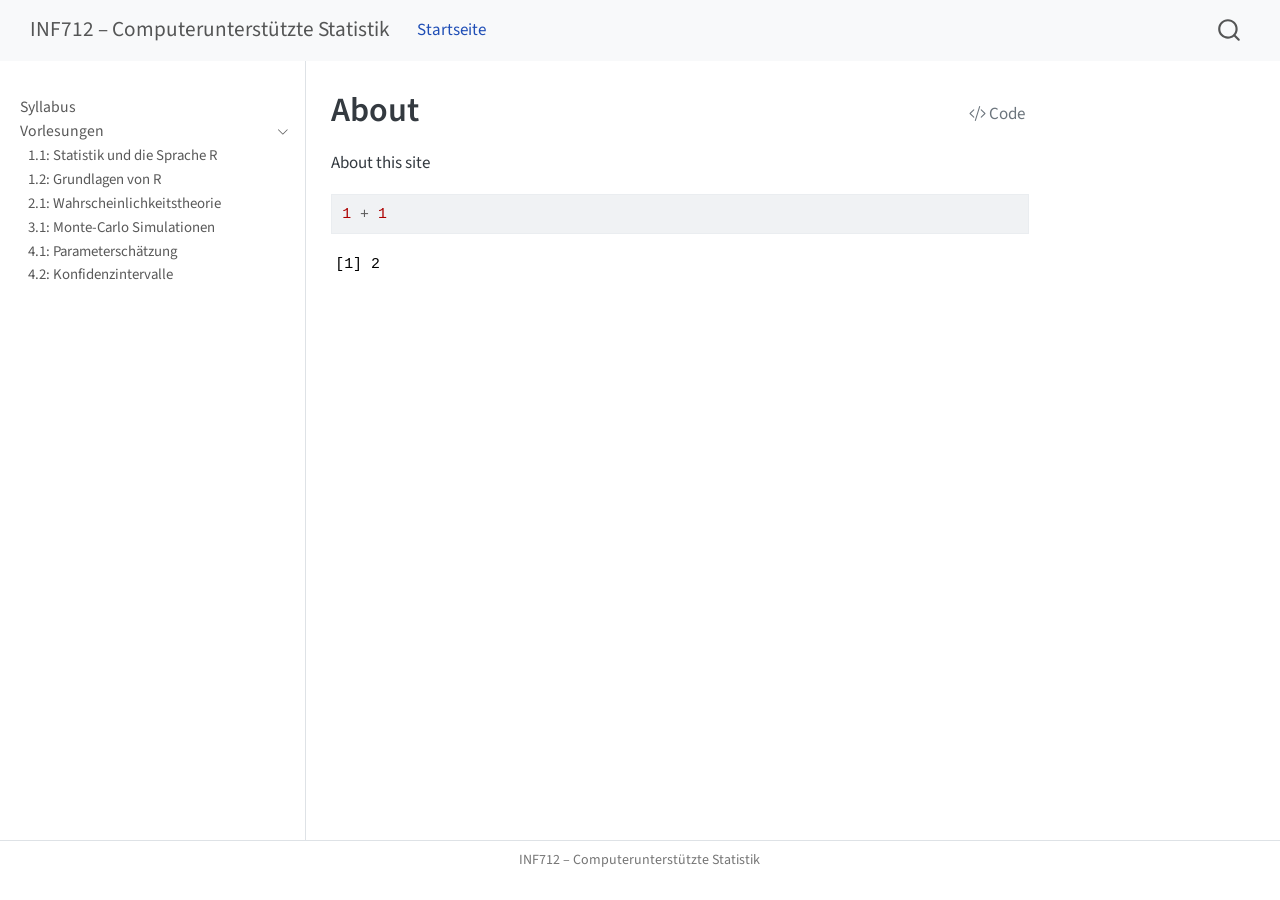
<file: docs/about.html>
<!DOCTYPE html>
<html xmlns="http://www.w3.org/1999/xhtml" lang="en" xml:lang="en"><head>

<meta charset="utf-8">
<meta name="generator" content="quarto-1.9.38">

<meta name="viewport" content="width=device-width, initial-scale=1.0, user-scalable=yes">


<title>About – INF712 – Computerunterstützte Statistik</title>
<style>
/* Default styles provided by pandoc.
** See https://pandoc.org/MANUAL.html#variables-for-html for config info.
*/
code{white-space: pre-wrap;}
span.smallcaps{font-variant: small-caps;}
div.columns{display: flex; gap: min(4vw, 1.5em);}
div.column{flex: auto; overflow-x: auto;}
div.hanging-indent{margin-left: 1.5em; text-indent: -1.5em;}
ul.task-list{list-style: none;}
ul.task-list li input[type="checkbox"] {
  width: 0.8em;
  margin: 0 0.8em 0.2em -1em; /* quarto-specific, see https://github.com/quarto-dev/quarto-cli/issues/4556 */ 
  vertical-align: middle;
}
/* CSS for syntax highlighting */
html { -webkit-text-size-adjust: 100%; }
pre > code.sourceCode { white-space: pre; position: relative; }
pre > code.sourceCode > span { display: inline-block; line-height: 1.25; }
pre > code.sourceCode > span:empty { height: 1.2em; }
.sourceCode { overflow: visible; }
code.sourceCode > span { color: inherit; text-decoration: inherit; }
div.sourceCode { margin: 1em 0; }
pre.sourceCode { margin: 0; }
@media screen {
div.sourceCode { overflow: auto; }
}
@media print {
pre > code.sourceCode { white-space: pre-wrap; }
pre > code.sourceCode > span { text-indent: -5em; padding-left: 5em; }
}
pre.numberSource code
  { counter-reset: source-line 0; }
pre.numberSource code > span
  { position: relative; left: -4em; counter-increment: source-line; }
pre.numberSource code > span > a:first-child::before
  { content: counter(source-line);
    position: relative; left: -1em; text-align: right; vertical-align: baseline;
    border: none; display: inline-block;
    -webkit-touch-callout: none; -webkit-user-select: none;
    -khtml-user-select: none; -moz-user-select: none;
    -ms-user-select: none; user-select: none;
    padding: 0 4px; width: 4em;
  }
pre.numberSource { margin-left: 3em;  padding-left: 4px; }
div.sourceCode
  {   }
@media screen {
pre > code.sourceCode > span > a:first-child::before { text-decoration: underline; }
}
</style>


<script src="site_libs/quarto-nav/quarto-nav.js"></script>
<script src="site_libs/quarto-nav/headroom.min.js"></script>
<script src="site_libs/clipboard/clipboard.min.js"></script>
<script src="site_libs/quarto-search/autocomplete.umd.js"></script>
<script src="site_libs/quarto-search/fuse.min.js"></script>
<script src="site_libs/quarto-search/quarto-search.js"></script>
<meta name="quarto:offset" content="./">
<script src="site_libs/quarto-html/quarto.js" type="module"></script>
<script src="site_libs/quarto-html/tabsets/tabsets.js" type="module"></script>
<script src="site_libs/quarto-html/popper.min.js"></script>
<script src="site_libs/quarto-html/tippy.umd.min.js"></script>
<script src="site_libs/quarto-html/anchor.min.js"></script>
<link href="site_libs/quarto-html/tippy.css" rel="stylesheet">
<link href="site_libs/quarto-html/quarto-syntax-highlighting-15634bcf2e68342d4ad2dfa704d543f6.css" rel="stylesheet" id="quarto-text-highlighting-styles">
<script src="site_libs/bootstrap/bootstrap.min.js"></script>
<link href="site_libs/bootstrap/bootstrap-icons.css" rel="stylesheet">
<link href="site_libs/bootstrap/bootstrap-f86d5369a5d4d2eeaed95396e4f2fcf8.min.css" rel="stylesheet" append-hash="true" id="quarto-bootstrap" data-mode="light">
<script id="quarto-search-options" type="application/json">{
  "location": "navbar",
  "copy-button": false,
  "collapse-after": 3,
  "panel-placement": "end",
  "type": "overlay",
  "limit": 50,
  "keyboard-shortcut": [
    "f",
    "/",
    "s"
  ],
  "show-item-context": false,
  "language": {
    "search-no-results-text": "No results",
    "search-matching-documents-text": "matching documents",
    "search-copy-link-title": "Copy link to search",
    "search-hide-matches-text": "Hide additional matches",
    "search-more-match-text": "more match in this document",
    "search-more-matches-text": "more matches in this document",
    "search-clear-button-title": "Clear",
    "search-text-placeholder": "",
    "search-detached-cancel-button-title": "Cancel",
    "search-submit-button-title": "Submit",
    "search-label": "Search"
  }
}</script>


<link rel="stylesheet" href="styles.css">
</head>

<body class="nav-sidebar docked nav-fixed quarto-light">

<div id="quarto-search-results"></div>
  <header id="quarto-header" class="headroom fixed-top">
    <nav class="navbar navbar-expand-lg " data-bs-theme="dark">
      <div class="navbar-container container-fluid">
      <div class="navbar-brand-container mx-auto">
    <a class="navbar-brand" href="./index.html">
    <span class="navbar-title">INF712 – Computerunterstützte Statistik</span>
    </a>
  </div>
            <div id="quarto-search" class="" title="Search"></div>
          <button class="navbar-toggler" type="button" data-bs-toggle="collapse" data-bs-target="#navbarCollapse" aria-controls="navbarCollapse" role="menu" aria-expanded="false" aria-label="Toggle navigation" onclick="if (window.quartoToggleHeadroom) { window.quartoToggleHeadroom(); }">
  <span class="navbar-toggler-icon"></span>
</button>
          <div class="collapse navbar-collapse" id="navbarCollapse">
            <ul class="navbar-nav navbar-nav-scroll me-auto">
  <li class="nav-item">
    <a class="nav-link active" href="./index.html" aria-current="page"> 
<span class="menu-text">Startseite</span></a>
  </li>  
</ul>
          </div> <!-- /navcollapse -->
            <div class="quarto-navbar-tools">
</div>
      </div> <!-- /container-fluid -->
    </nav>
  <nav class="quarto-secondary-nav">
    <div class="container-fluid d-flex">
      <button type="button" class="quarto-btn-toggle btn" data-bs-toggle="collapse" role="button" data-bs-target=".quarto-sidebar-collapse-item" aria-controls="quarto-sidebar" aria-expanded="false" aria-label="Toggle sidebar navigation" onclick="if (window.quartoToggleHeadroom) { window.quartoToggleHeadroom(); }">
        <i class="bi bi-layout-text-sidebar-reverse"></i>
      </button>
        <nav class="quarto-page-breadcrumbs" aria-label="breadcrumb"><ol class="breadcrumb"><li class="breadcrumb-item">About</li></ol></nav>
        <a class="flex-grow-1" role="navigation" data-bs-toggle="collapse" data-bs-target=".quarto-sidebar-collapse-item" aria-controls="quarto-sidebar" aria-expanded="false" aria-label="Toggle sidebar navigation" onclick="if (window.quartoToggleHeadroom) { window.quartoToggleHeadroom(); }">      
        </a>
    </div>
  </nav>
</header>
<!-- content -->
<div id="quarto-content" class="quarto-container page-columns page-rows-contents page-layout-article page-navbar">
<!-- sidebar -->
  <nav id="quarto-sidebar" class="sidebar collapse collapse-horizontal quarto-sidebar-collapse-item sidebar-navigation docked overflow-auto">
    <div class="sidebar-menu-container"> 
    <ul class="list-unstyled mt-1">
        <li class="sidebar-item">
  <div class="sidebar-item-container"> 
  <a href="./index.html" class="sidebar-item-text sidebar-link">
 <span class="menu-text">Syllabus</span></a>
  </div>
</li>
        <li class="sidebar-item sidebar-item-section">
      <div class="sidebar-item-container"> 
            <a class="sidebar-item-text sidebar-link text-start" data-bs-toggle="collapse" data-bs-target="#quarto-sidebar-section-1" role="navigation" aria-expanded="true">
 <span class="menu-text">Vorlesungen</span></a>
          <a class="sidebar-item-toggle text-start" data-bs-toggle="collapse" data-bs-target="#quarto-sidebar-section-1" role="navigation" aria-expanded="true" aria-label="Toggle section">
            <i class="bi bi-chevron-right ms-2"></i>
          </a> 
      </div>
      <ul id="quarto-sidebar-section-1" class="collapse list-unstyled sidebar-section depth1 show">  
          <li class="sidebar-item">
  <div class="sidebar-item-container"> 
  <a href="./INF712_VL_01_01_Die_Programmierungssprache_R.html" class="sidebar-item-text sidebar-link">
 <span class="menu-text">1.1: Statistik und die Sprache R</span></a>
  </div>
</li>
          <li class="sidebar-item">
  <div class="sidebar-item-container"> 
  <a href="./INF712_VL_01_02_Grundlagen_von_R.html" class="sidebar-item-text sidebar-link">
 <span class="menu-text">1.2: Grundlagen von R</span></a>
  </div>
</li>
          <li class="sidebar-item">
  <div class="sidebar-item-container"> 
  <a href="./INF712_VL_02_01_Wahrscheinlichkeitstheorie.html" class="sidebar-item-text sidebar-link">
 <span class="menu-text">2.1: Wahrscheinlichkeitstheorie</span></a>
  </div>
</li>
          <li class="sidebar-item">
  <div class="sidebar-item-container"> 
  <a href="./INF712_VL_03_01_Monte_Carlo_Simulationen.html" class="sidebar-item-text sidebar-link">
 <span class="menu-text">3.1: Monte-Carlo Simulationen</span></a>
  </div>
</li>
          <li class="sidebar-item">
  <div class="sidebar-item-container"> 
  <a href="./INF712_VL_04_01_Parameterschaetzung.html" class="sidebar-item-text sidebar-link">
 <span class="menu-text">4.1: Parameterschätzung</span></a>
  </div>
</li>
          <li class="sidebar-item">
  <div class="sidebar-item-container"> 
  <a href="./INF712_VL_04_02_Konfidenzintervalle.html" class="sidebar-item-text sidebar-link">
 <span class="menu-text">4.2: Konfidenzintervalle</span></a>
  </div>
</li>
      </ul>
  </li>
    </ul>
    </div>
</nav>
<div id="quarto-sidebar-glass" class="quarto-sidebar-collapse-item" data-bs-toggle="collapse" data-bs-target=".quarto-sidebar-collapse-item"></div>
<!-- margin-sidebar -->
    <div id="quarto-margin-sidebar" class="sidebar margin-sidebar zindex-bottom">
        
    </div>
<!-- main -->
<main class="content" id="quarto-document-content">

<header id="title-block-header" class="quarto-title-block default">
<div class="quarto-title">
<div class="quarto-title-block"><div><h1 class="title">About</h1><button type="button" class="btn code-tools-button" id="quarto-code-tools-source"><i class="bi"></i> Code</button></div></div>
</div>



<div class="quarto-title-meta">

    
  
    
  </div>
  


</header>


<p>About this site</p>
<div class="cell">
<div class="code-copy-outer-scaffold"><div class="sourceCode cell-code" id="cb1"><pre class="sourceCode r code-with-copy"><code class="sourceCode r"><span id="cb1-1"><a href="#cb1-1" aria-hidden="true" tabindex="-1"></a><span class="dv">1</span> <span class="sc">+</span> <span class="dv">1</span></span></code></pre></div><button title="Copy to Clipboard" class="code-copy-button"><i class="bi"></i></button></div>
<div class="cell-output cell-output-stdout">
<pre><code>[1] 2</code></pre>
</div>
</div>


<!-- -->


<a onclick="window.scrollTo(0, 0); return false;" role="button" id="quarto-back-to-top"><i class="bi bi-arrow-up"></i> Back to top</a></main> <!-- /main -->
<script id="quarto-html-after-body" type="application/javascript">
  window.document.addEventListener("DOMContentLoaded", function (event) {
    const icon = "";
    const anchorJS = new window.AnchorJS();
    anchorJS.options = {
      placement: 'right',
      icon: icon
    };
    anchorJS.add('.anchored');
    const isCodeAnnotation = (el) => {
      for (const clz of el.classList) {
        if (clz.startsWith('code-annotation-')) {                     
          return true;
        }
      }
      return false;
    }
    const onCopySuccess = function(e) {
      // button target
      const button = e.trigger;
      // don't keep focus
      button.blur();
      // flash "checked"
      button.classList.add('code-copy-button-checked');
      var currentTitle = button.getAttribute("title");
      button.setAttribute("title", "Copied!");
      let tooltip;
      if (window.bootstrap) {
        button.setAttribute("data-bs-toggle", "tooltip");
        button.setAttribute("data-bs-placement", "left");
        button.setAttribute("data-bs-title", "Copied!");
        tooltip = new bootstrap.Tooltip(button, 
          { trigger: "manual", 
            customClass: "code-copy-button-tooltip",
            offset: [0, -8]});
        tooltip.show();    
      }
      setTimeout(function() {
        if (tooltip) {
          tooltip.hide();
          button.removeAttribute("data-bs-title");
          button.removeAttribute("data-bs-toggle");
          button.removeAttribute("data-bs-placement");
        }
        button.setAttribute("title", currentTitle);
        button.classList.remove('code-copy-button-checked');
      }, 1000);
      // clear code selection
      e.clearSelection();
    }
    const getTextToCopy = function(trigger) {
      const outerScaffold = trigger.parentElement.cloneNode(true);
      const codeEl = outerScaffold.querySelector('code');
      for (const childEl of codeEl.children) {
        if (isCodeAnnotation(childEl)) {
          childEl.remove();
        }
      }
      return codeEl.innerText;
    }
    const clipboard = new window.ClipboardJS('.code-copy-button:not([data-in-quarto-modal])', {
      text: getTextToCopy
    });
    clipboard.on('success', onCopySuccess);
    if (window.document.getElementById('quarto-embedded-source-code-modal')) {
      const clipboardModal = new window.ClipboardJS('.code-copy-button[data-in-quarto-modal]', {
        text: getTextToCopy,
        container: window.document.getElementById('quarto-embedded-source-code-modal')
      });
      clipboardModal.on('success', onCopySuccess);
    }
    const viewSource = window.document.getElementById('quarto-view-source') ||
                       window.document.getElementById('quarto-code-tools-source');
    if (viewSource) {
      const sourceUrl = viewSource.getAttribute("data-quarto-source-url");
      viewSource.addEventListener("click", function(e) {
        if (sourceUrl) {
          // rstudio viewer pane
          if (/\bcapabilities=\b/.test(window.location)) {
            window.open(sourceUrl);
          } else {
            window.location.href = sourceUrl;
          }
        } else {
          const modal = new bootstrap.Modal(document.getElementById('quarto-embedded-source-code-modal'));
          modal.show();
        }
        return false;
      });
    }
    function toggleCodeHandler(show) {
      return function(e) {
        const detailsSrc = window.document.querySelectorAll(".cell > details > .sourceCode");
        for (let i=0; i<detailsSrc.length; i++) {
          const details = detailsSrc[i].parentElement;
          if (show) {
            details.open = true;
          } else {
            details.removeAttribute("open");
          }
        }
        const cellCodeDivs = window.document.querySelectorAll(".cell > .sourceCode");
        const fromCls = show ? "hidden" : "unhidden";
        const toCls = show ? "unhidden" : "hidden";
        for (let i=0; i<cellCodeDivs.length; i++) {
          const codeDiv = cellCodeDivs[i];
          if (codeDiv.classList.contains(fromCls)) {
            codeDiv.classList.remove(fromCls);
            codeDiv.classList.add(toCls);
          } 
        }
        return false;
      }
    }
    const hideAllCode = window.document.getElementById("quarto-hide-all-code");
    if (hideAllCode) {
      hideAllCode.addEventListener("click", toggleCodeHandler(false));
    }
    const showAllCode = window.document.getElementById("quarto-show-all-code");
    if (showAllCode) {
      showAllCode.addEventListener("click", toggleCodeHandler(true));
    }
      var localhostRegex = new RegExp(/^(?:http|https):\/\/localhost\:?[0-9]*\//);
      var mailtoRegex = new RegExp(/^mailto:/);
        var filterRegex = new RegExp('/' + window.location.host + '/');
      var isInternal = (href) => {
          return filterRegex.test(href) || localhostRegex.test(href) || mailtoRegex.test(href);
      }
      // Inspect non-navigation links and adorn them if external
     var links = window.document.querySelectorAll('a[href]:not(.nav-link):not(.navbar-brand):not(.toc-action):not(.sidebar-link):not(.sidebar-item-toggle):not(.pagination-link):not(.no-external):not([aria-hidden]):not(.dropdown-item):not(.quarto-navigation-tool):not(.about-link)');
      for (var i=0; i<links.length; i++) {
        const link = links[i];
        if (!isInternal(link.href)) {
          // undo the damage that might have been done by quarto-nav.js in the case of
          // links that we want to consider external
          if (link.dataset.originalHref !== undefined) {
            link.href = link.dataset.originalHref;
          }
        }
      }
    function tippyHover(el, contentFn, onTriggerFn, onUntriggerFn) {
      const config = {
        allowHTML: true,
        maxWidth: 500,
        delay: 100,
        arrow: false,
        appendTo: function(el) {
            return el.parentElement;
        },
        interactive: true,
        interactiveBorder: 10,
        theme: 'quarto',
        placement: 'bottom-start',
      };
      if (contentFn) {
        config.content = contentFn;
      }
      if (onTriggerFn) {
        config.onTrigger = onTriggerFn;
      }
      if (onUntriggerFn) {
        config.onUntrigger = onUntriggerFn;
      }
      window.tippy(el, config); 
    }
    const noterefs = window.document.querySelectorAll('a[role="doc-noteref"]');
    for (var i=0; i<noterefs.length; i++) {
      const ref = noterefs[i];
      tippyHover(ref, function() {
        // use id or data attribute instead here
        let href = ref.getAttribute('data-footnote-href') || ref.getAttribute('href');
        try { href = new URL(href).hash; } catch {}
        const id = href.replace(/^#\/?/, "");
        const note = window.document.getElementById(id);
        if (note) {
          return note.innerHTML;
        } else {
          return "";
        }
      });
    }
    const xrefs = window.document.querySelectorAll('a.quarto-xref');
    const processXRef = (id, note) => {
      // Strip column container classes
      const stripColumnClz = (el) => {
        el.classList.remove("page-full", "page-columns");
        if (el.children) {
          for (const child of el.children) {
            stripColumnClz(child);
          }
        }
      }
      stripColumnClz(note)
      if (id === null || id.startsWith('sec-')) {
        // Special case sections, only their first couple elements
        const container = document.createElement("div");
        if (note.children && note.children.length > 2) {
          container.appendChild(note.children[0].cloneNode(true));
          for (let i = 1; i < note.children.length; i++) {
            const child = note.children[i];
            if (child.tagName === "P" && child.innerText === "") {
              continue;
            } else {
              container.appendChild(child.cloneNode(true));
              break;
            }
          }
          if (window.Quarto?.typesetMath) {
            window.Quarto.typesetMath(container);
          }
          return container.innerHTML
        } else {
          if (window.Quarto?.typesetMath) {
            window.Quarto.typesetMath(note);
          }
          return note.innerHTML;
        }
      } else {
        // Remove any anchor links if they are present
        const anchorLink = note.querySelector('a.anchorjs-link');
        if (anchorLink) {
          anchorLink.remove();
        }
        if (window.Quarto?.typesetMath) {
          window.Quarto.typesetMath(note);
        }
        if (note.classList.contains("callout")) {
          return note.outerHTML;
        } else {
          return note.innerHTML;
        }
      }
    }
    for (var i=0; i<xrefs.length; i++) {
      const xref = xrefs[i];
      tippyHover(xref, undefined, function(instance) {
        instance.disable();
        let url = xref.getAttribute('href');
        let hash = undefined; 
        if (url.startsWith('#')) {
          hash = url;
        } else {
          try { hash = new URL(url).hash; } catch {}
        }
        if (hash) {
          const id = hash.replace(/^#\/?/, "");
          const note = window.document.getElementById(id);
          if (note !== null) {
            try {
              const html = processXRef(id, note.cloneNode(true));
              instance.setContent(html);
            } finally {
              instance.enable();
              instance.show();
            }
          } else {
            // See if we can fetch this
            fetch(url.split('#')[0])
            .then(res => res.text())
            .then(html => {
              const parser = new DOMParser();
              const htmlDoc = parser.parseFromString(html, "text/html");
              const note = htmlDoc.getElementById(id);
              if (note !== null) {
                const html = processXRef(id, note);
                instance.setContent(html);
              } 
            }).finally(() => {
              instance.enable();
              instance.show();
            });
          }
        } else {
          // See if we can fetch a full url (with no hash to target)
          // This is a special case and we should probably do some content thinning / targeting
          fetch(url)
          .then(res => res.text())
          .then(html => {
            const parser = new DOMParser();
            const htmlDoc = parser.parseFromString(html, "text/html");
            const note = htmlDoc.querySelector('main.content');
            if (note !== null) {
              // This should only happen for chapter cross references
              // (since there is no id in the URL)
              // remove the first header
              if (note.children.length > 0 && note.children[0].tagName === "HEADER") {
                note.children[0].remove();
              }
              const html = processXRef(null, note);
              instance.setContent(html);
            } 
          }).finally(() => {
            instance.enable();
            instance.show();
          });
        }
      }, function(instance) {
      });
    }
        let selectedAnnoteEl;
        const selectorForAnnotation = ( cell, annotation) => {
          let cellAttr = 'data-code-cell="' + cell + '"';
          let lineAttr = 'data-code-annotation="' +  annotation + '"';
          const selector = 'span[' + cellAttr + '][' + lineAttr + ']';
          return selector;
        }
        const selectCodeLines = (annoteEl) => {
          const doc = window.document;
          const targetCell = annoteEl.getAttribute("data-target-cell");
          const targetAnnotation = annoteEl.getAttribute("data-target-annotation");
          const annoteSpan = window.document.querySelector(selectorForAnnotation(targetCell, targetAnnotation));
          const lines = annoteSpan.getAttribute("data-code-lines").split(",");
          const lineIds = lines.map((line) => {
            return targetCell + "-" + line;
          })
          let top = null;
          let height = null;
          let parent = null;
          if (lineIds.length > 0) {
              //compute the position of the single el (top and bottom and make a div)
              const el = window.document.getElementById(lineIds[0]);
              top = el.offsetTop;
              height = el.offsetHeight;
              parent = el.parentElement.parentElement;
            if (lineIds.length > 1) {
              const lastEl = window.document.getElementById(lineIds[lineIds.length - 1]);
              const bottom = lastEl.offsetTop + lastEl.offsetHeight;
              height = bottom - top;
            }
            if (top !== null && height !== null && parent !== null) {
              // cook up a div (if necessary) and position it 
              let div = window.document.getElementById("code-annotation-line-highlight");
              if (div === null) {
                div = window.document.createElement("div");
                div.setAttribute("id", "code-annotation-line-highlight");
                div.style.position = 'absolute';
                parent.appendChild(div);
              }
              div.style.top = top - 2 + "px";
              div.style.height = height + 4 + "px";
              div.style.left = 0;
              let gutterDiv = window.document.getElementById("code-annotation-line-highlight-gutter");
              if (gutterDiv === null) {
                gutterDiv = window.document.createElement("div");
                gutterDiv.setAttribute("id", "code-annotation-line-highlight-gutter");
                gutterDiv.style.position = 'absolute';
                const codeCell = window.document.getElementById(targetCell);
                const gutter = codeCell.querySelector('.code-annotation-gutter');
                gutter.appendChild(gutterDiv);
              }
              gutterDiv.style.top = top - 2 + "px";
              gutterDiv.style.height = height + 4 + "px";
            }
            selectedAnnoteEl = annoteEl;
          }
        };
        const unselectCodeLines = () => {
          const elementsIds = ["code-annotation-line-highlight", "code-annotation-line-highlight-gutter"];
          elementsIds.forEach((elId) => {
            const div = window.document.getElementById(elId);
            if (div) {
              div.remove();
            }
          });
          selectedAnnoteEl = undefined;
        };
          // Handle positioning of the toggle
      window.addEventListener(
        "resize",
        throttle(() => {
          elRect = undefined;
          if (selectedAnnoteEl) {
            selectCodeLines(selectedAnnoteEl);
          }
        }, 10)
      );
      function throttle(fn, ms) {
      let throttle = false;
      let timer;
        return (...args) => {
          if(!throttle) { // first call gets through
              fn.apply(this, args);
              throttle = true;
          } else { // all the others get throttled
              if(timer) clearTimeout(timer); // cancel #2
              timer = setTimeout(() => {
                fn.apply(this, args);
                timer = throttle = false;
              }, ms);
          }
        };
      }
        // Attach click handler to the DT
        const annoteDls = window.document.querySelectorAll('dt[data-target-cell]');
        for (const annoteDlNode of annoteDls) {
          annoteDlNode.addEventListener('click', (event) => {
            const clickedEl = event.target;
            if (clickedEl !== selectedAnnoteEl) {
              unselectCodeLines();
              const activeEl = window.document.querySelector('dt[data-target-cell].code-annotation-active');
              if (activeEl) {
                activeEl.classList.remove('code-annotation-active');
              }
              selectCodeLines(clickedEl);
              clickedEl.classList.add('code-annotation-active');
            } else {
              // Unselect the line
              unselectCodeLines();
              clickedEl.classList.remove('code-annotation-active');
            }
          });
        }
    const findCites = (el) => {
      const parentEl = el.parentElement;
      if (parentEl) {
        const cites = parentEl.dataset.cites;
        if (cites) {
          return {
            el,
            cites: cites.split(' ')
          };
        } else {
          return findCites(el.parentElement)
        }
      } else {
        return undefined;
      }
    };
    var bibliorefs = window.document.querySelectorAll('a[role="doc-biblioref"]');
    for (var i=0; i<bibliorefs.length; i++) {
      const ref = bibliorefs[i];
      const citeInfo = findCites(ref);
      if (citeInfo) {
        tippyHover(citeInfo.el, function() {
          var popup = window.document.createElement('div');
          citeInfo.cites.forEach(function(cite) {
            var citeDiv = window.document.createElement('div');
            citeDiv.classList.add('hanging-indent');
            citeDiv.classList.add('csl-entry');
            var biblioDiv = window.document.getElementById('ref-' + cite);
            if (biblioDiv) {
              citeDiv.innerHTML = biblioDiv.innerHTML;
            }
            popup.appendChild(citeDiv);
          });
          return popup.innerHTML;
        });
      }
    }
  });
  </script><div class="modal fade" id="quarto-embedded-source-code-modal" tabindex="-1" aria-labelledby="quarto-embedded-source-code-modal-label" aria-hidden="true"><div class="modal-dialog modal-dialog-scrollable"><div class="modal-content"><div class="modal-header"><h5 class="modal-title" id="quarto-embedded-source-code-modal-label">Source Code</h5><button class="btn-close" data-bs-dismiss="modal"></button></div><div class="modal-body"><div class="">
<div class="code-copy-outer-scaffold"><div class="sourceCode" id="cb3" data-shortcodes="false"><pre class="sourceCode markdown code-with-copy"><code class="sourceCode markdown"><span id="cb3-1"><a href="#cb3-1" aria-hidden="true" tabindex="-1"></a><span class="co">---</span></span>
<span id="cb3-2"><a href="#cb3-2" aria-hidden="true" tabindex="-1"></a><span class="an">title:</span><span class="co"> "About"</span></span>
<span id="cb3-3"><a href="#cb3-3" aria-hidden="true" tabindex="-1"></a><span class="co">---</span></span>
<span id="cb3-4"><a href="#cb3-4" aria-hidden="true" tabindex="-1"></a></span>
<span id="cb3-5"><a href="#cb3-5" aria-hidden="true" tabindex="-1"></a>About this site</span>
<span id="cb3-6"><a href="#cb3-6" aria-hidden="true" tabindex="-1"></a></span>
<span id="cb3-9"><a href="#cb3-9" aria-hidden="true" tabindex="-1"></a><span class="in">```{r}</span></span>
<span id="cb3-10"><a href="#cb3-10" aria-hidden="true" tabindex="-1"></a><span class="dv">1</span> <span class="sc">+</span> <span class="dv">1</span></span>
<span id="cb3-11"><a href="#cb3-11" aria-hidden="true" tabindex="-1"></a><span class="in">```</span></span>
</code></pre></div><button title="Copy to Clipboard" class="code-copy-button" data-in-quarto-modal=""><i class="bi"></i></button></div>
</div></div></div></div></div>
</div> <!-- /content -->
<footer class="footer">
  <div class="nav-footer">
    <div class="nav-footer-left">
      &nbsp;
    </div>   
    <div class="nav-footer-center">
<p>INF712 – Computerunterstützte Statistik</p>
</div>
    <div class="nav-footer-right">
      &nbsp;
    </div>
  </div>
</footer>




</body></html>
</file>
<file: docs/site_libs/quarto-html/tippy.css>
.tippy-box[data-animation=fade][data-state=hidden]{opacity:0}[data-tippy-root]{max-width:calc(100vw - 10px)}.tippy-box{position:relative;background-color:#333;color:#fff;border-radius:4px;font-size:14px;line-height:1.4;white-space:normal;outline:0;transition-property:transform,visibility,opacity}.tippy-box[data-placement^=top]>.tippy-arrow{bottom:0}.tippy-box[data-placement^=top]>.tippy-arrow:before{bottom:-7px;left:0;border-width:8px 8px 0;border-top-color:initial;transform-origin:center top}.tippy-box[data-placement^=bottom]>.tippy-arrow{top:0}.tippy-box[data-placement^=bottom]>.tippy-arrow:before{top:-7px;left:0;border-width:0 8px 8px;border-bottom-color:initial;transform-origin:center bottom}.tippy-box[data-placement^=left]>.tippy-arrow{right:0}.tippy-box[data-placement^=left]>.tippy-arrow:before{border-width:8px 0 8px 8px;border-left-color:initial;right:-7px;transform-origin:center left}.tippy-box[data-placement^=right]>.tippy-arrow{left:0}.tippy-box[data-placement^=right]>.tippy-arrow:before{left:-7px;border-width:8px 8px 8px 0;border-right-color:initial;transform-origin:center right}.tippy-box[data-inertia][data-state=visible]{transition-timing-function:cubic-bezier(.54,1.5,.38,1.11)}.tippy-arrow{width:16px;height:16px;color:#333}.tippy-arrow:before{content:"";position:absolute;border-color:transparent;border-style:solid}.tippy-content{position:relative;padding:5px 9px;z-index:1}
</file>
<file: docs/site_libs/quarto-html/quarto-syntax-highlighting-15634bcf2e68342d4ad2dfa704d543f6.css>
/* quarto syntax highlight colors */
:root {
  --quarto-hl-ot-color: #003B4F;
  --quarto-hl-at-color: #657422;
  --quarto-hl-ss-color: #20794D;
  --quarto-hl-an-color: #5E5E5E;
  --quarto-hl-fu-color: #4758AB;
  --quarto-hl-st-color: #20794D;
  --quarto-hl-cf-color: #003B4F;
  --quarto-hl-op-color: #5E5E5E;
  --quarto-hl-er-color: #AD0000;
  --quarto-hl-bn-color: #AD0000;
  --quarto-hl-al-color: #AD0000;
  --quarto-hl-va-color: #111111;
  --quarto-hl-bu-color: inherit;
  --quarto-hl-ex-color: inherit;
  --quarto-hl-pp-color: #AD0000;
  --quarto-hl-in-color: #5E5E5E;
  --quarto-hl-vs-color: #20794D;
  --quarto-hl-wa-color: #5E5E5E;
  --quarto-hl-do-color: #5E5E5E;
  --quarto-hl-im-color: #00769E;
  --quarto-hl-ch-color: #20794D;
  --quarto-hl-dt-color: #AD0000;
  --quarto-hl-fl-color: #AD0000;
  --quarto-hl-co-color: #5E5E5E;
  --quarto-hl-cv-color: #5E5E5E;
  --quarto-hl-cn-color: #8f5902;
  --quarto-hl-sc-color: #5E5E5E;
  --quarto-hl-dv-color: #AD0000;
  --quarto-hl-kw-color: #003B4F;
}

/* other quarto variables */
:root {
  --quarto-font-monospace: SFMono-Regular, Menlo, Monaco, Consolas, "Liberation Mono", "Courier New", monospace;
}

/* syntax highlight based on Pandoc's rules */
pre > code.sourceCode > span {
  color: #003B4F;
}

code.sourceCode > span {
  color: #003B4F;
}

div.sourceCode,
div.sourceCode pre.sourceCode {
  color: #003B4F;
}

/* Normal */
code span {
  color: #003B4F;
}

/* Alert */
code span.al {
  color: #AD0000;
  font-style: inherit;
}

/* Annotation */
code span.an {
  color: #5E5E5E;
  font-style: inherit;
}

/* Attribute */
code span.at {
  color: #657422;
  font-style: inherit;
}

/* BaseN */
code span.bn {
  color: #AD0000;
  font-style: inherit;
}

/* BuiltIn */
code span.bu {
  font-style: inherit;
}

/* ControlFlow */
code span.cf {
  color: #003B4F;
  font-weight: bold;
  font-style: inherit;
}

/* Char */
code span.ch {
  color: #20794D;
  font-style: inherit;
}

/* Constant */
code span.cn {
  color: #8f5902;
  font-style: inherit;
}

/* Comment */
code span.co {
  color: #5E5E5E;
  font-style: inherit;
}

/* CommentVar */
code span.cv {
  color: #5E5E5E;
  font-style: italic;
}

/* Documentation */
code span.do {
  color: #5E5E5E;
  font-style: italic;
}

/* DataType */
code span.dt {
  color: #AD0000;
  font-style: inherit;
}

/* DecVal */
code span.dv {
  color: #AD0000;
  font-style: inherit;
}

/* Error */
code span.er {
  color: #AD0000;
  font-style: inherit;
}

/* Extension */
code span.ex {
  font-style: inherit;
}

/* Float */
code span.fl {
  color: #AD0000;
  font-style: inherit;
}

/* Function */
code span.fu {
  color: #4758AB;
  font-style: inherit;
}

/* Import */
code span.im {
  color: #00769E;
  font-style: inherit;
}

/* Information */
code span.in {
  color: #5E5E5E;
  font-style: inherit;
}

/* Keyword */
code span.kw {
  color: #003B4F;
  font-weight: bold;
  font-style: inherit;
}

/* Operator */
code span.op {
  color: #5E5E5E;
  font-style: inherit;
}

/* Other */
code span.ot {
  color: #003B4F;
  font-style: inherit;
}

/* Preprocessor */
code span.pp {
  color: #AD0000;
  font-style: inherit;
}

/* SpecialChar */
code span.sc {
  color: #5E5E5E;
  font-style: inherit;
}

/* SpecialString */
code span.ss {
  color: #20794D;
  font-style: inherit;
}

/* String */
code span.st {
  color: #20794D;
  font-style: inherit;
}

/* Variable */
code span.va {
  color: #111111;
  font-style: inherit;
}

/* VerbatimString */
code span.vs {
  color: #20794D;
  font-style: inherit;
}

/* Warning */
code span.wa {
  color: #5E5E5E;
  font-style: italic;
}

.prevent-inlining {
  content: "</";
}

/*# sourceMappingURL=f23921c56f73e400b49028c9186a1aa0.css.map */
</file>
<file: docs/styles.css>
/* css styles */
</file>
